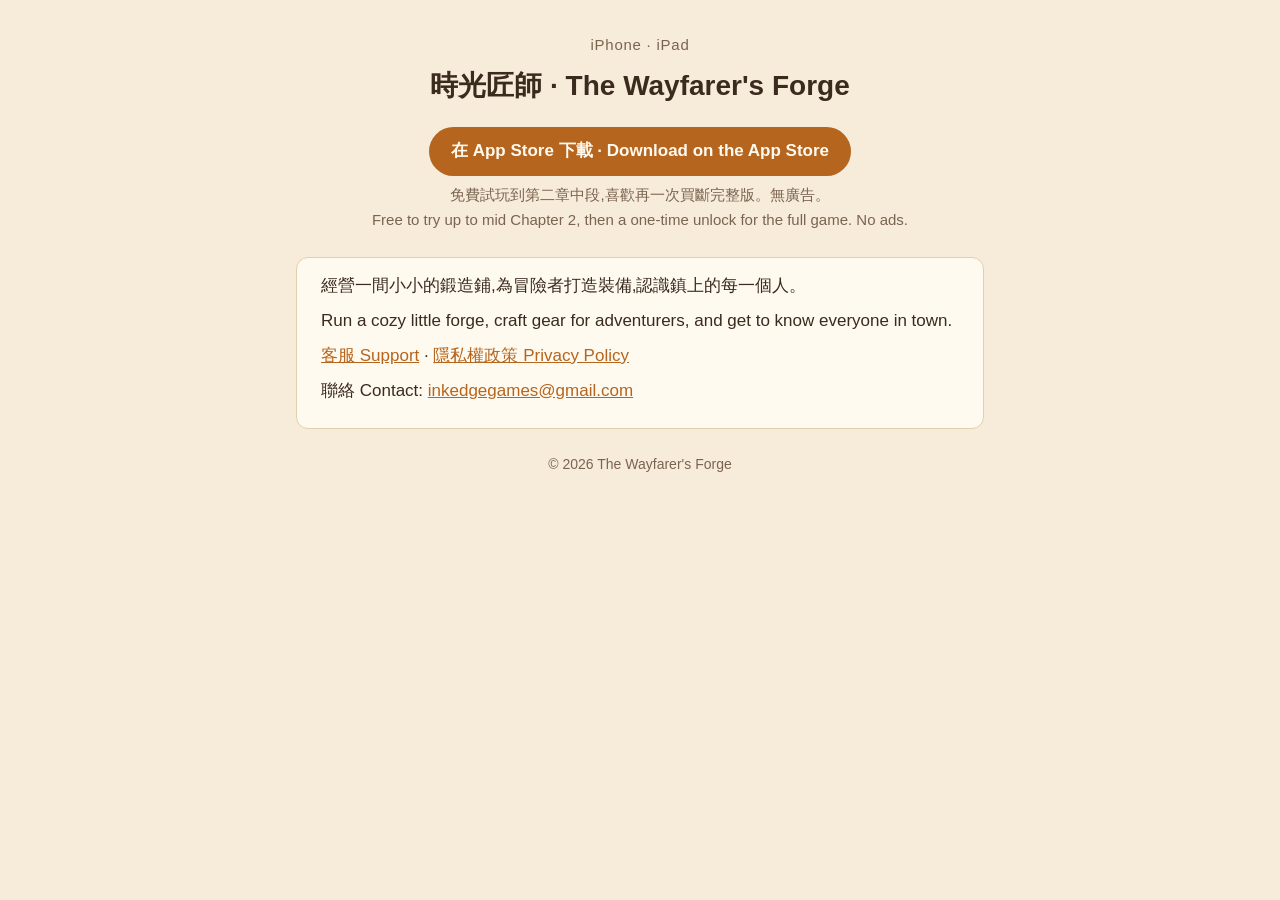
<file: index.html>
<!doctype html>
<html lang="zh-Hant">
<head>
<meta charset="utf-8">
<meta name="viewport" content="width=device-width, initial-scale=1">
<title>The Wayfarer's Forge</title>
<link rel="stylesheet" href="style.css?v=2">
</head>
<body>
<main>
  <header>
    <div class="game">iPhone · iPad</div>
    <h1>時光匠師 · The Wayfarer's Forge</h1>
    <p class="get"><a class="store" href="https://apps.apple.com/app/id6825901452">在 App Store 下載 · Download on the App Store</a></p>
    <p class="note">免費試玩到第二章中段,喜歡再一次買斷完整版。無廣告。<br><span lang="en">Free to try up to mid Chapter 2, then a one-time unlock for the full game. No ads.</span></p>
  </header>
  <section>
    <p>經營一間小小的鍛造鋪,為冒險者打造裝備,認識鎮上的每一個人。</p>
    <p lang="en">Run a cozy little forge, craft gear for adventurers, and get to know everyone in town.</p>
    <p><a href="support.html">客服 Support</a> · <a href="privacy.html">隱私權政策 Privacy Policy</a></p>
    <p>聯絡 Contact: <a href="mailto:inkedgegames@gmail.com">inkedgegames@gmail.com</a></p>
  </section>
  <footer>© 2026 The Wayfarer's Forge</footer>
</main>
</body>
</html>
</file>
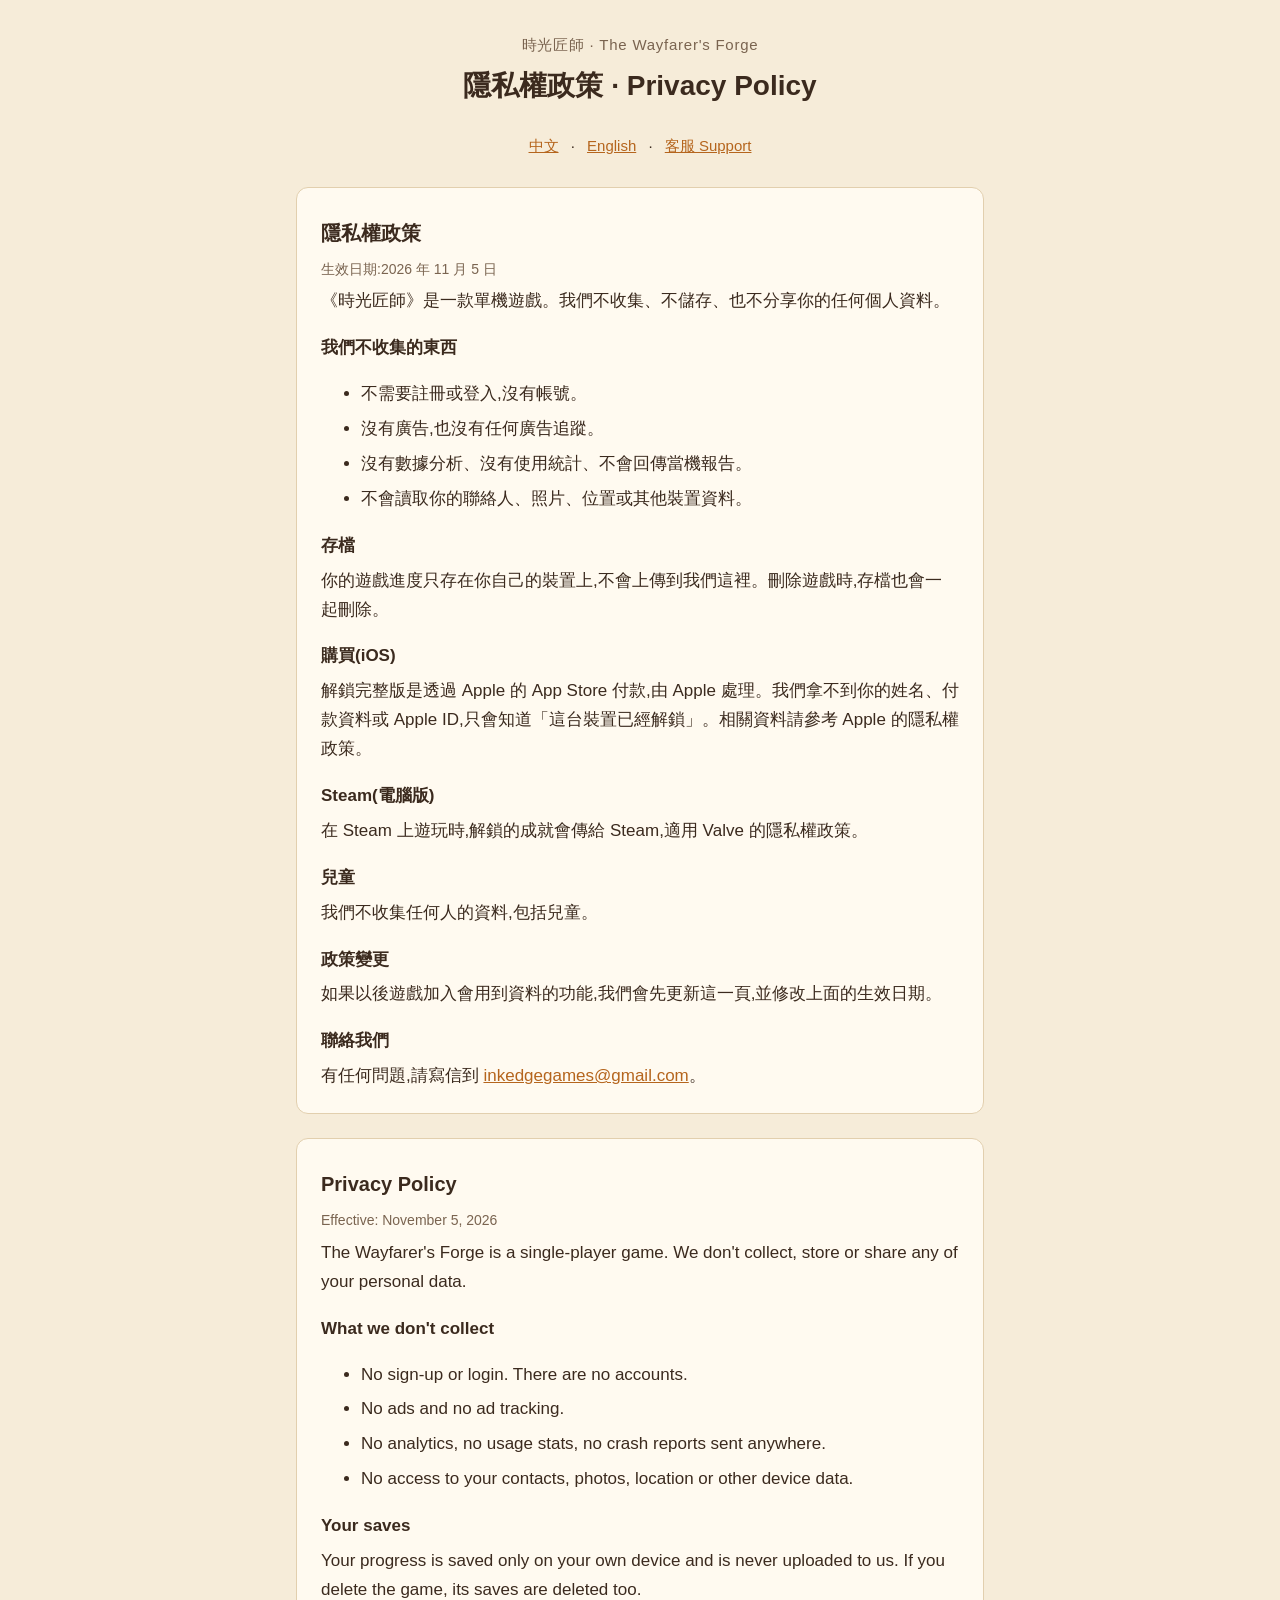
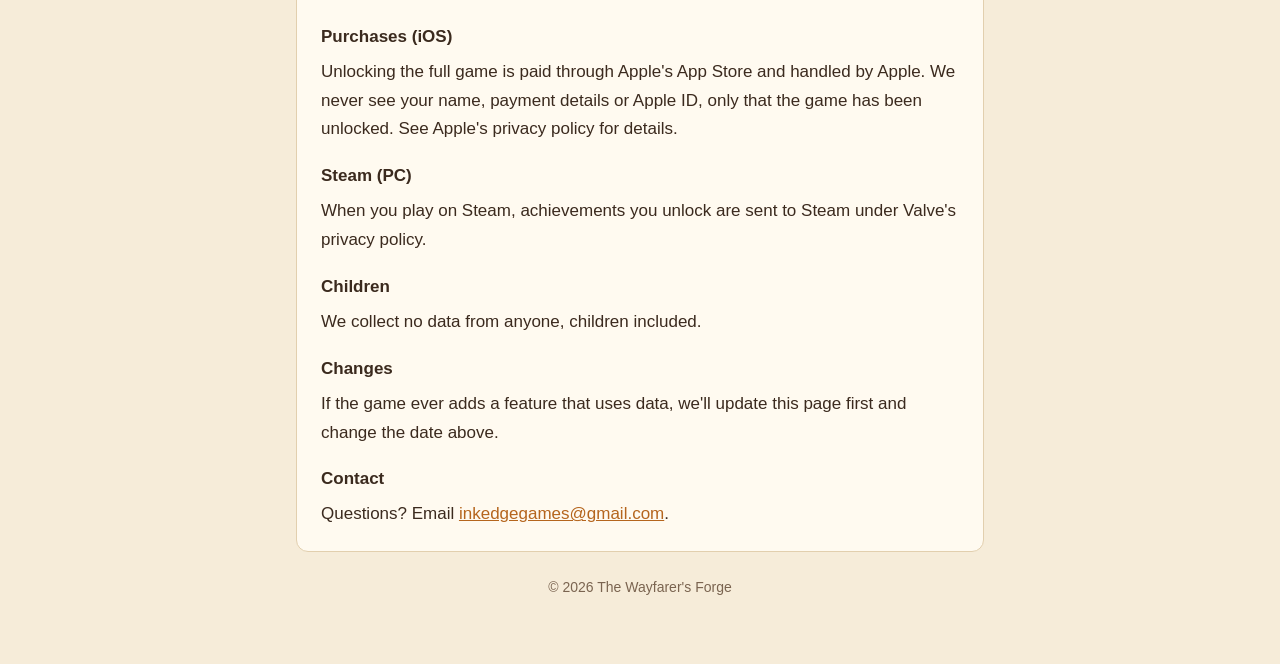
<file: privacy.html>
<!doctype html>
<html lang="zh-Hant">
<head>
<meta charset="utf-8">
<meta name="viewport" content="width=device-width, initial-scale=1">
<title>Privacy Policy · The Wayfarer's Forge</title>
<link rel="stylesheet" href="style.css">
</head>
<body>
<main>
  <header>
    <div class="game">時光匠師 · The Wayfarer's Forge</div>
    <h1>隱私權政策 · Privacy Policy</h1>
  </header>
  <nav><a href="#zh">中文</a> · <a href="#en">English</a> · <a href="support.html">客服 Support</a></nav>

  <section id="zh">
    <h2>隱私權政策</h2>
    <p class="date">生效日期:2026 年 11 月 5 日</p>
    <p>《時光匠師》是一款單機遊戲。我們不收集、不儲存、也不分享你的任何個人資料。</p>
    <h3>我們不收集的東西</h3>
    <ul>
      <li>不需要註冊或登入,沒有帳號。</li>
      <li>沒有廣告,也沒有任何廣告追蹤。</li>
      <li>沒有數據分析、沒有使用統計、不會回傳當機報告。</li>
      <li>不會讀取你的聯絡人、照片、位置或其他裝置資料。</li>
    </ul>
    <h3>存檔</h3>
    <p>你的遊戲進度只存在你自己的裝置上,不會上傳到我們這裡。刪除遊戲時,存檔也會一起刪除。</p>
    <h3>購買(iOS)</h3>
    <p>解鎖完整版是透過 Apple 的 App Store 付款,由 Apple 處理。我們拿不到你的姓名、付款資料或 Apple ID,只會知道「這台裝置已經解鎖」。相關資料請參考 Apple 的隱私權政策。</p>
    <h3>Steam(電腦版)</h3>
    <p>在 Steam 上遊玩時,解鎖的成就會傳給 Steam,適用 Valve 的隱私權政策。</p>
    <h3>兒童</h3>
    <p>我們不收集任何人的資料,包括兒童。</p>
    <h3>政策變更</h3>
    <p>如果以後遊戲加入會用到資料的功能,我們會先更新這一頁,並修改上面的生效日期。</p>
    <h3>聯絡我們</h3>
    <p>有任何問題,請寫信到 <a href="mailto:inkedgegames@gmail.com">inkedgegames@gmail.com</a>。</p>
  </section>

  <section id="en" lang="en">
    <h2>Privacy Policy</h2>
    <p class="date">Effective: November 5, 2026</p>
    <p>The Wayfarer's Forge is a single-player game. We don't collect, store or share any of your personal data.</p>
    <h3>What we don't collect</h3>
    <ul>
      <li>No sign-up or login. There are no accounts.</li>
      <li>No ads and no ad tracking.</li>
      <li>No analytics, no usage stats, no crash reports sent anywhere.</li>
      <li>No access to your contacts, photos, location or other device data.</li>
    </ul>
    <h3>Your saves</h3>
    <p>Your progress is saved only on your own device and is never uploaded to us. If you delete the game, its saves are deleted too.</p>
    <h3>Purchases (iOS)</h3>
    <p>Unlocking the full game is paid through Apple's App Store and handled by Apple. We never see your name, payment details or Apple ID, only that the game has been unlocked. See Apple's privacy policy for details.</p>
    <h3>Steam (PC)</h3>
    <p>When you play on Steam, achievements you unlock are sent to Steam under Valve's privacy policy.</p>
    <h3>Children</h3>
    <p>We collect no data from anyone, children included.</p>
    <h3>Changes</h3>
    <p>If the game ever adds a feature that uses data, we'll update this page first and change the date above.</p>
    <h3>Contact</h3>
    <p>Questions? Email <a href="mailto:inkedgegames@gmail.com">inkedgegames@gmail.com</a>.</p>
  </section>

  <footer>© 2026 The Wayfarer's Forge</footer>
</main>
</body>
</html>
</file>
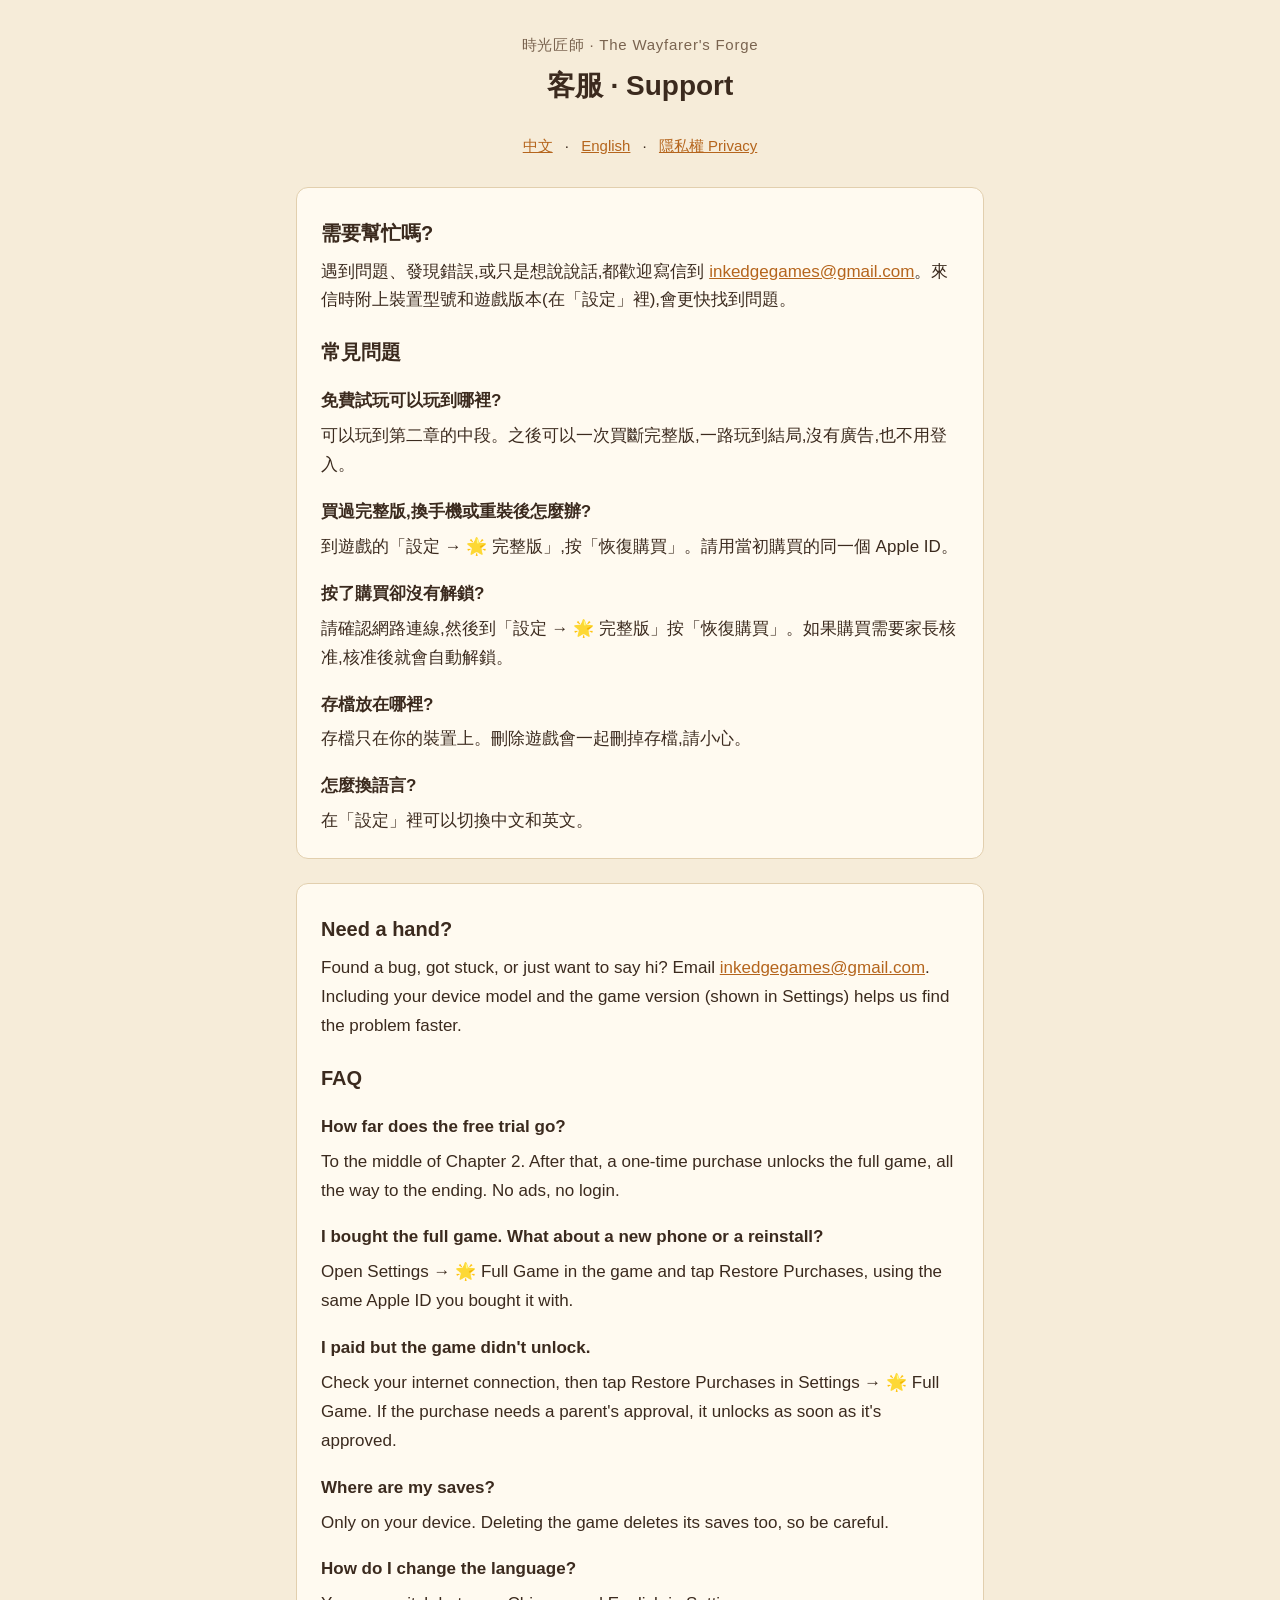
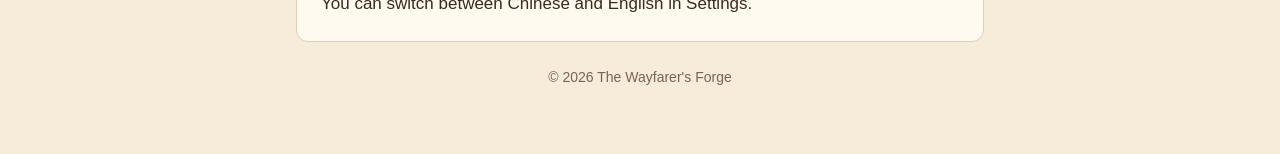
<file: support.html>
<!doctype html>
<html lang="zh-Hant">
<head>
<meta charset="utf-8">
<meta name="viewport" content="width=device-width, initial-scale=1">
<title>Support · The Wayfarer's Forge</title>
<link rel="stylesheet" href="style.css">
</head>
<body>
<main>
  <header>
    <div class="game">時光匠師 · The Wayfarer's Forge</div>
    <h1>客服 · Support</h1>
  </header>
  <nav><a href="#zh">中文</a> · <a href="#en">English</a> · <a href="privacy.html">隱私權 Privacy</a></nav>

  <section id="zh">
    <h2>需要幫忙嗎?</h2>
    <p>遇到問題、發現錯誤,或只是想說說話,都歡迎寫信到 <a href="mailto:inkedgegames@gmail.com">inkedgegames@gmail.com</a>。來信時附上裝置型號和遊戲版本(在「設定」裡),會更快找到問題。</p>

    <h2>常見問題</h2>
    <h3>免費試玩可以玩到哪裡?</h3>
    <p>可以玩到第二章的中段。之後可以一次買斷完整版,一路玩到結局,沒有廣告,也不用登入。</p>
    <h3>買過完整版,換手機或重裝後怎麼辦?</h3>
    <p>到遊戲的「設定 → 🌟 完整版」,按「恢復購買」。請用當初購買的同一個 Apple ID。</p>
    <h3>按了購買卻沒有解鎖?</h3>
    <p>請確認網路連線,然後到「設定 → 🌟 完整版」按「恢復購買」。如果購買需要家長核准,核准後就會自動解鎖。</p>
    <h3>存檔放在哪裡?</h3>
    <p>存檔只在你的裝置上。刪除遊戲會一起刪掉存檔,請小心。</p>
    <h3>怎麼換語言?</h3>
    <p>在「設定」裡可以切換中文和英文。</p>
  </section>

  <section id="en" lang="en">
    <h2>Need a hand?</h2>
    <p>Found a bug, got stuck, or just want to say hi? Email <a href="mailto:inkedgegames@gmail.com">inkedgegames@gmail.com</a>. Including your device model and the game version (shown in Settings) helps us find the problem faster.</p>

    <h2>FAQ</h2>
    <h3>How far does the free trial go?</h3>
    <p>To the middle of Chapter 2. After that, a one-time purchase unlocks the full game, all the way to the ending. No ads, no login.</p>
    <h3>I bought the full game. What about a new phone or a reinstall?</h3>
    <p>Open Settings → 🌟 Full Game in the game and tap Restore Purchases, using the same Apple ID you bought it with.</p>
    <h3>I paid but the game didn't unlock.</h3>
    <p>Check your internet connection, then tap Restore Purchases in Settings → 🌟 Full Game. If the purchase needs a parent's approval, it unlocks as soon as it's approved.</p>
    <h3>Where are my saves?</h3>
    <p>Only on your device. Deleting the game deletes its saves too, so be careful.</p>
    <h3>How do I change the language?</h3>
    <p>You can switch between Chinese and English in Settings.</p>
  </section>

  <footer>© 2026 The Wayfarer's Forge</footer>
</main>
</body>
</html>
</file>
<file: style.css>
:root {
  --bg: #f6ecd9;
  --card: #fffaf0;
  --ink: #3b2a1e;
  --muted: #7a6450;
  --accent: #b5651d;
  --line: #e2cfae;
}
@media (prefers-color-scheme: dark) {
  :root {
    --bg: #1f1812;
    --card: #2a211a;
    --ink: #f1e4cf;
    --muted: #bba68c;
    --accent: #e8a35a;
    --line: #4a3a2b;
  }
}
* { box-sizing: border-box; }
body {
  margin: 0;
  background: var(--bg);
  color: var(--ink);
  font: 17px/1.7 -apple-system, BlinkMacSystemFont, "Segoe UI", "PingFang TC", "Microsoft JhengHei", sans-serif;
}
main { max-width: 720px; margin: 0 auto; padding: 32px 16px 64px; }
header { text-align: center; margin-bottom: 24px; }
header .game { font-size: 15px; color: var(--muted); letter-spacing: 0.05em; }
h1 { font-size: 28px; margin: 4px 0 0; }
nav { text-align: center; margin: 12px 0 28px; font-size: 15px; }
nav a { margin: 0 8px; }
a { color: var(--accent); }
section {
  background: var(--card);
  border: 1px solid var(--line);
  border-radius: 12px;
  padding: 8px 24px 16px;
  margin-bottom: 24px;
}
h2 { font-size: 20px; margin: 20px 0 8px; }
h3 { font-size: 17px; margin: 18px 0 4px; }
p, li { margin: 6px 0; }
.date { color: var(--muted); font-size: 14px; }
footer { text-align: center; color: var(--muted); font-size: 14px; }
.get { margin: 18px 0 6px; }
a.store {
  display: inline-block;
  padding: 10px 22px;
  border-radius: 999px;
  background: var(--accent);
  color: var(--card);
  font-weight: 600;
  text-decoration: none;
}
a.store:hover { filter: brightness(1.08); }
.note { color: var(--muted); font-size: 15px; margin: 6px 0 0; }
</file>
